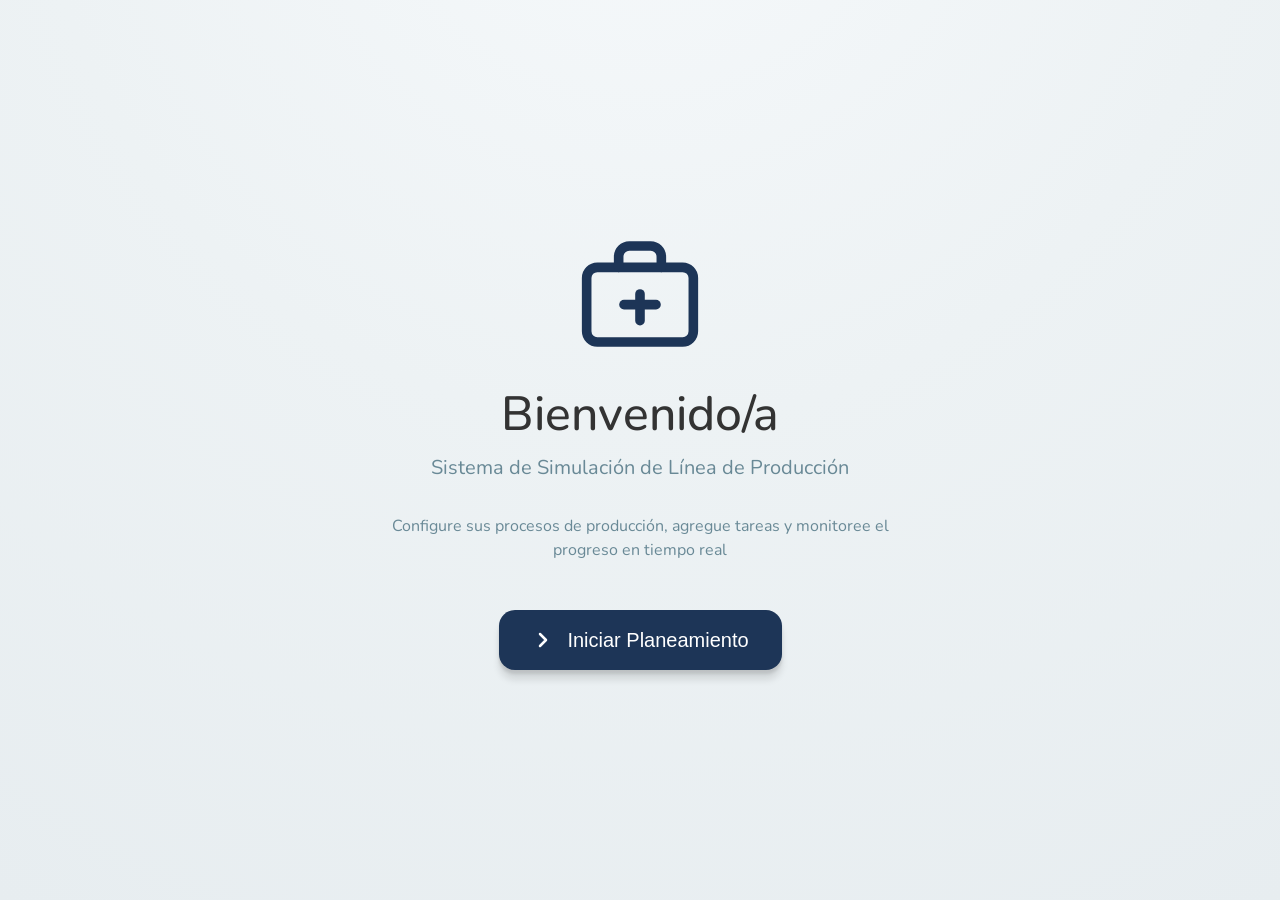
<file: index.html>
<!doctype html>
<html lang="es">
  <head>
    <meta charset="UTF-8" />
    <meta name="viewport" content="width=device-width, initial-scale=1.0" />
    <title>Simulación de Línea de Producción</title>
    <link rel="preconnect" href="https://fonts.googleapis.com" />
    <link rel="preconnect" href="https://fonts.gstatic.com" crossorigin />
    <link
      href="https://fonts.googleapis.com/css2?family=Nunito:wght@400;500&display=swap"
      rel="stylesheet"
    />
    <link rel="stylesheet" href="styles.css" />
  </head>
  <body>
    <main class="screen" data-node-id="9:125" data-name="Optimizar mockup de producción">
      <section class="body" data-node-id="9:126" data-name="Body">
        <div class="container" data-node-id="9:127" data-name="Container">
          <div class="hero" data-node-id="9:128" data-name="Container">
            <div class="logo-wrap" data-node-id="9:129" data-name="Container">
              <img
                class="logo"
                data-node-id="9:130"
                data-name="Image (Production)"
                src="http://localhost:3845/assets/0ab2f8c9224542445fcd807b5b962a8c865c3518.png"
                alt="Producción"
              />
            </div>

            <h1 class="title" data-node-id="9:131" data-name="Heading 1">Bienvenido/a</h1>

            <p class="subtitle" data-node-id="9:133" data-name="Paragraph">
              Sistema de Simulación de Línea de Producción
            </p>

            <p class="description" data-node-id="9:135" data-name="Paragraph">
              Configure sus procesos de producción, agregue tareas y monitoree el progreso en tiempo real
            </p>
          </div>

          <div class="cta-wrap" data-node-id="9:137" data-name="Container">
            <button class="cta" type="button" data-node-id="9:138" data-name="Button">
              <img
                class="cta-icon"
                data-node-id="9:139"
                data-name="Icon"
                src="http://localhost:3845/assets/9e39b51266ace00dfa07ee66baa33904de38958e.svg"
                alt=""
                aria-hidden="true"
              />
              <span class="cta-text" data-node-id="9:142">Iniciar Planeamiento</span>
            </button>
          </div>
        </div>
      </section>
    </main>
    <script src="main.js"></script>
  </body>
</html>
</file>
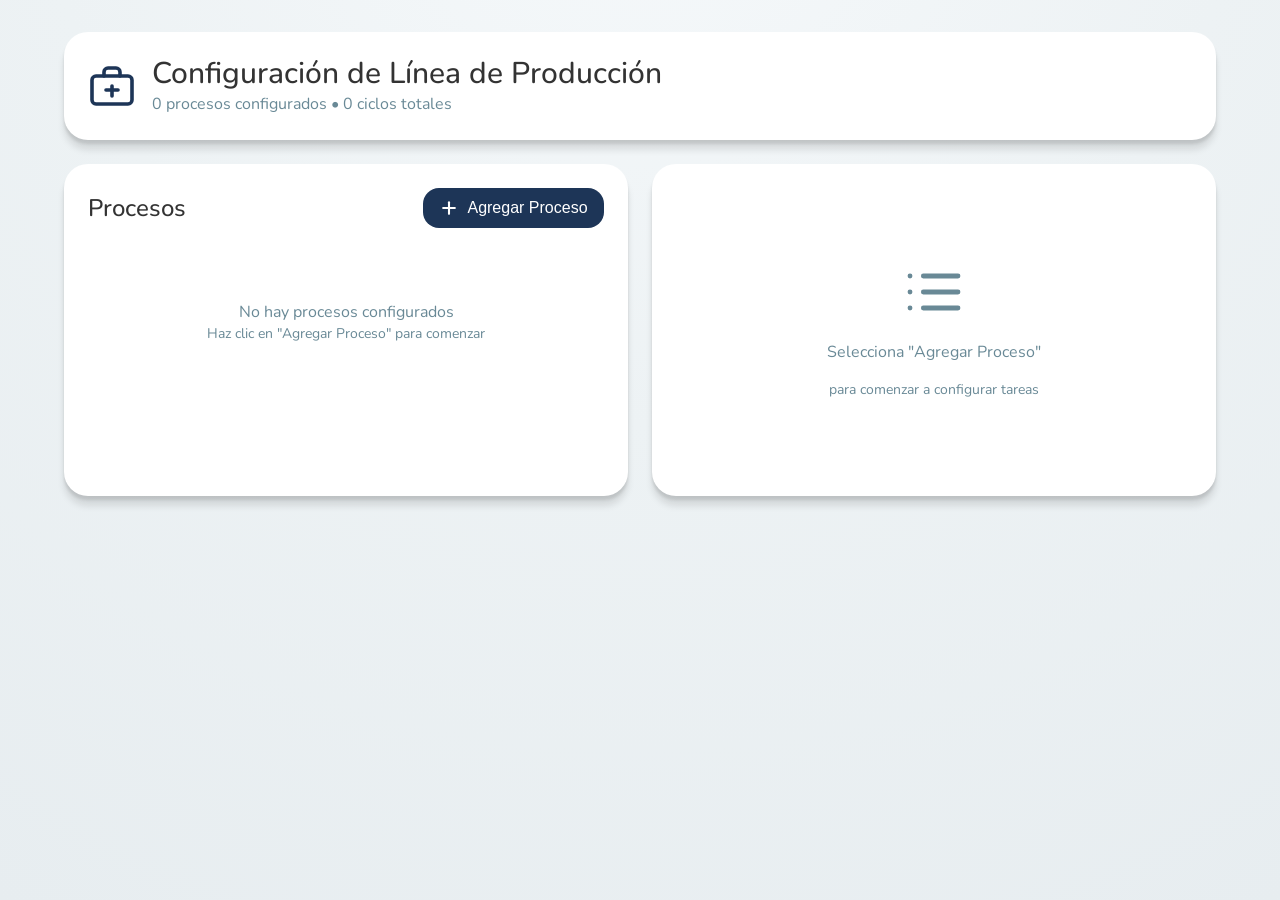
<file: planeamiento.html>
<!doctype html>
<html lang="es">
  <head>
    <meta charset="UTF-8" />
    <meta name="viewport" content="width=device-width, initial-scale=1.0" />
    <title>Configuración de Línea de Producción</title>
    <link rel="preconnect" href="https://fonts.googleapis.com" />
    <link rel="preconnect" href="https://fonts.gstatic.com" crossorigin />
    <link
      href="https://fonts.googleapis.com/css2?family=Nunito:wght@400;500&display=swap"
      rel="stylesheet"
    />
    <link rel="stylesheet" href="styles.css" />
  </head>
  <body>
    <main class="screen planning-screen" data-node-id="9:144" data-name="Optimizar mockup de producción">
      <section class="planning-body" data-node-id="9:145" data-name="Body">
        <div class="planning-container" data-node-id="9:146" data-name="Container">
          <header class="top-card" data-node-id="9:147" data-name="Container">
            <div class="top-card-row" data-node-id="9:148" data-name="Container">
              <img
                class="top-logo"
                data-node-id="9:149"
                data-name="Image (Production)"
                src="http://localhost:3845/assets/ed13cc7a5d838747801a5b4220d99361f22c3775.png"
                alt="Producción"
              />
              <div class="top-heading-wrap" data-node-id="9:150" data-name="Container">
                <h1 class="top-title" data-node-id="9:151" data-name="Heading 1">
                  Configuración de Línea de Producción
                </h1>
                <p class="top-meta" data-node-id="9:153" data-name="Paragraph">
                  0 procesos configurados • 0 ciclos totales
                </p>
              </div>
            </div>
          </header>

          <section class="cards-grid" data-node-id="9:155" data-name="Container">
            <article class="panel panel-left" data-node-id="9:156" data-name="Container">
              <div class="panel-header" data-node-id="9:157" data-name="Container">
                <h2 class="panel-title" data-node-id="9:158" data-name="Heading 2">Procesos</h2>
                <button class="add-process-btn" type="button" data-node-id="9:160" data-name="Button">
                  <img
                    class="add-process-icon"
                    data-node-id="9:161"
                    data-name="Icon"
                    src="http://localhost:3845/assets/14facc576a05ff58abb4b7a5e45bbb08d52475bb.svg"
                    alt=""
                    aria-hidden="true"
                  />
                  <span class="add-process-label" data-node-id="9:164">Agregar Proceso</span>
                </button>
              </div>

              <div class="empty-state-left" data-node-id="9:165" data-name="Container">
                <p class="empty-state-title" data-node-id="9:166" data-name="Paragraph">
                  No hay procesos configurados
                </p>
                <p class="empty-state-text" data-node-id="9:168" data-name="Paragraph">
                  Haz clic en "Agregar Proceso" para comenzar
                </p>
              </div>
            </article>

            <article class="panel panel-right" data-node-id="9:170" data-name="Container">
              <div class="empty-state-right" data-node-id="9:171" data-name="Container">
                <img
                  class="empty-state-icon"
                  data-node-id="9:173"
                  data-name="Icon"
                  src="http://localhost:3845/assets/a9bf4fb62bbe1f997e23120b3b2270a830a39f26.svg"
                  alt=""
                  aria-hidden="true"
                />
                <p class="empty-state-title right" data-node-id="9:176" data-name="Paragraph">
                  Selecciona "Agregar Proceso"
                </p>
                <p class="empty-state-text right" data-node-id="9:178" data-name="Paragraph">
                  para comenzar a configurar tareas
                </p>
              </div>
            </article>
          </section>
        </div>
      </section>
    </main>
    <script src="planeamiento.js"></script>
  </body>
</html>
</file>
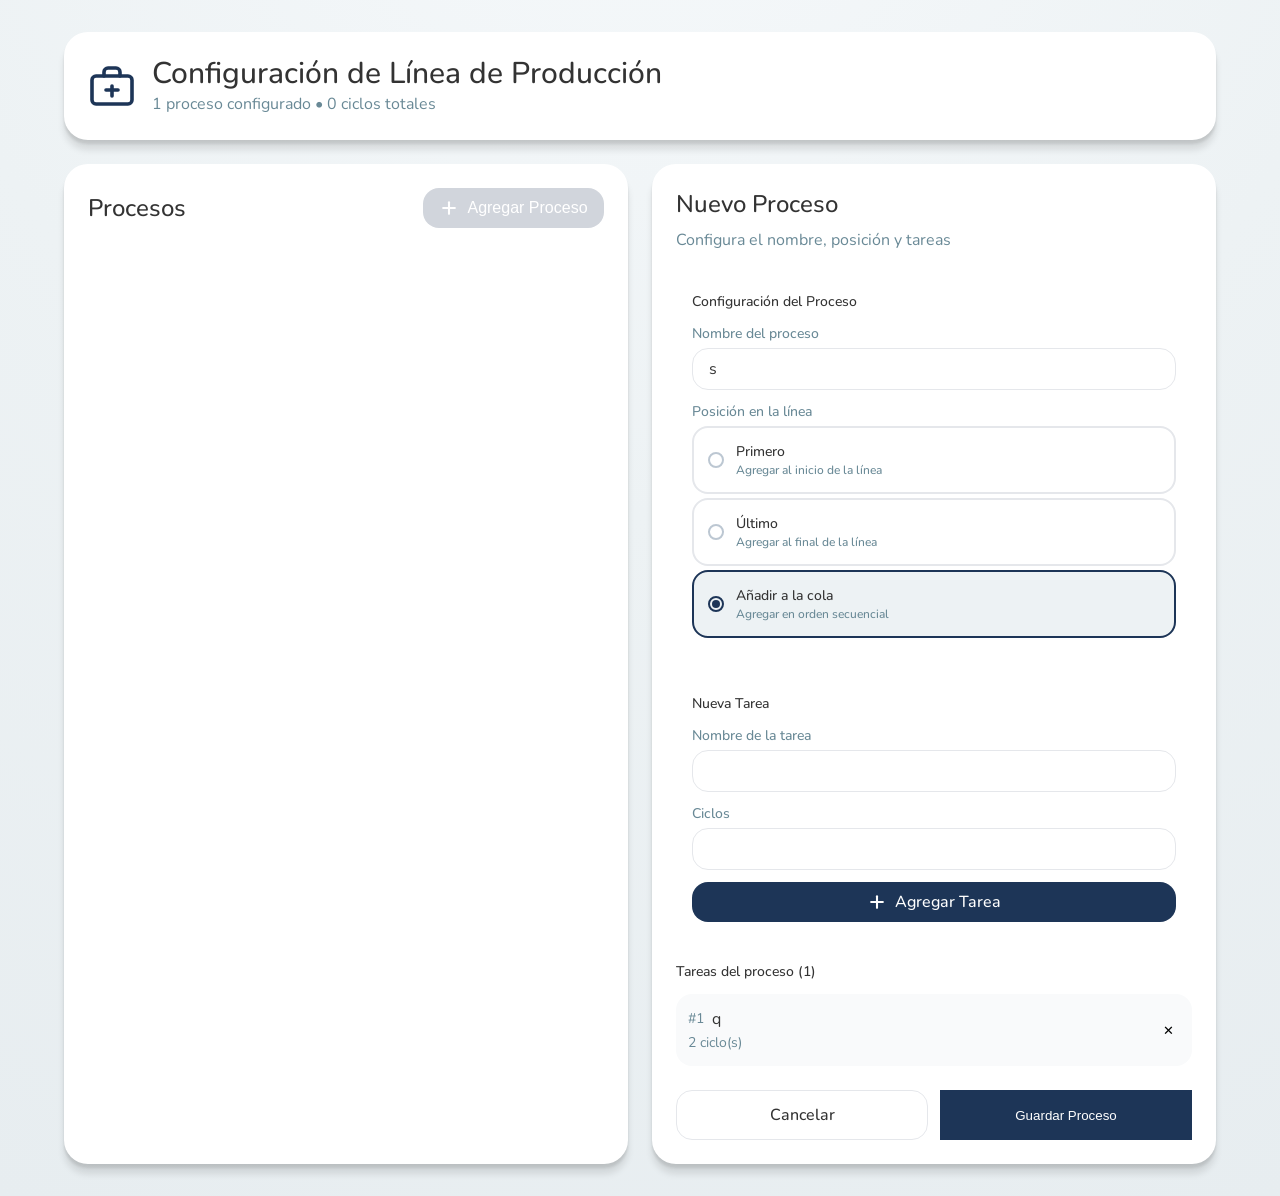
<file: proceso-con-tarea.html>
<!doctype html>
<html lang="es">
  <head>
    <meta charset="UTF-8" />
    <meta name="viewport" content="width=device-width, initial-scale=1.0" />
    <title>Nuevo Proceso - Con Tarea</title>
    <link rel="preconnect" href="https://fonts.googleapis.com" />
    <link rel="preconnect" href="https://fonts.gstatic.com" crossorigin />
    <link
      href="https://fonts.googleapis.com/css2?family=Nunito:wght@400;500&display=swap"
      rel="stylesheet"
    />
    <link rel="stylesheet" href="styles.css" />
  </head>
  <body>
    <main class="screen process-screen" data-node-id="9:634" data-name="Optimizar mockup de producción">
      <section class="planning-body" data-node-id="9:635" data-name="Body">
        <div class="planning-container process-container" data-node-id="9:636" data-name="Container">
          <header class="top-card" data-node-id="9:638" data-name="Container">
            <div class="top-card-row" data-node-id="9:639" data-name="Container">
              <img
                class="top-logo"
                data-node-id="9:640"
                data-name="Image (Production)"
                src="http://localhost:3845/assets/ed13cc7a5d838747801a5b4220d99361f22c3775.png"
                alt="Producción"
              />
              <div class="top-heading-wrap" data-node-id="9:641" data-name="Container">
                <h1 class="top-title" data-node-id="9:642" data-name="Heading 1">
                  Configuración de Línea de Producción
                </h1>
                <p class="top-meta" data-node-id="9:644" data-name="Paragraph">
                  1 proceso configurado • 0 ciclos totales
                </p>
              </div>
            </div>
          </header>

          <section class="cards-grid process-grid" data-node-id="9:646" data-name="Container">
            <article class="panel panel-left process-list process-list-short" data-node-id="9:647" data-name="Container">
              <div class="panel-header" data-node-id="9:648" data-name="Container">
                <h2 class="panel-title" data-node-id="9:649" data-name="Heading 2">Procesos</h2>
                <button class="add-process-btn add-process-btn-disabled" type="button" disabled data-node-id="9:651" data-name="Button">
                  <img
                    class="add-process-icon"
                    data-node-id="9:652"
                    data-name="Icon"
                    src="http://localhost:3845/assets/14facc576a05ff58abb4b7a5e45bbb08d52475bb.svg"
                    alt=""
                    aria-hidden="true"
                  />
                  <span class="add-process-label" data-node-id="9:655">Agregar Proceso</span>
                </button>
              </div>
            </article>

            <article class="panel process-form-panel process-form-panel-short" data-node-id="9:656" data-name="Container">
              <div class="process-form-head" data-node-id="9:657" data-name="Container">
                <h2 class="panel-title" data-node-id="9:658" data-name="Heading 2">Nuevo Proceso</h2>
                <p class="top-meta" data-node-id="9:660" data-name="Paragraph">
                  Configura el nombre, posición y tareas
                </p>
              </div>

              <section class="form-block" data-node-id="9:662" data-name="Container">
                <h3 class="block-title" data-node-id="9:663" data-name="Heading 3">Configuración del Proceso</h3>

                <div class="field" data-node-id="9:666" data-name="Container">
                  <label class="field-label" for="nombre-proceso-filled" data-node-id="9:667" data-name="Label">
                    Nombre del proceso
                  </label>
                  <input
                    id="nombre-proceso-filled"
                    class="text-input"
                    type="text"
                    value="s"
                    data-node-id="9:669"
                    data-name="Text Input"
                    readonly
                  />
                </div>

                <div class="field" data-node-id="9:671" data-name="Container">
                  <span class="field-label" data-node-id="9:672" data-name="Label">Posición en la línea</span>

                  <label class="radio-option" data-node-id="9:675" data-name="Label">
                    <input type="radio" name="posicion-filled" value="primero" />
                    <span class="radio-dot" data-node-id="9:676" data-name="Radio Button"></span>
                    <span class="radio-copy" data-node-id="9:677" data-name="Container">
                      <strong>Primero</strong>
                      <small>Agregar al inicio de la línea</small>
                    </span>
                  </label>

                  <label class="radio-option" data-node-id="9:682" data-name="Label">
                    <input type="radio" name="posicion-filled" value="ultimo" />
                    <span class="radio-dot" data-node-id="9:683" data-name="Radio Button"></span>
                    <span class="radio-copy" data-node-id="9:684" data-name="Container">
                      <strong>Último</strong>
                      <small>Agregar al final de la línea</small>
                    </span>
                  </label>

                  <label class="radio-option selected" data-node-id="9:689" data-name="Label">
                    <input type="radio" name="posicion-filled" value="cola" checked />
                    <span class="radio-dot" data-node-id="9:690" data-name="Radio Button"></span>
                    <span class="radio-copy" data-node-id="9:691" data-name="Container">
                      <strong>Añadir a la cola</strong>
                      <small>Agregar en orden secuencial</small>
                    </span>
                  </label>
                </div>
              </section>

              <section class="form-block" data-node-id="9:696" data-name="Container">
                <h3 class="block-title" data-node-id="9:697" data-name="Heading 3">Nueva Tarea</h3>

                <div class="field" data-node-id="9:700" data-name="Container">
                  <label class="field-label" for="nombre-tarea-filled" data-node-id="9:701" data-name="Label">
                    Nombre de la tarea
                  </label>
                  <input
                    id="nombre-tarea-filled"
                    class="text-input"
                    type="text"
                    value="q"
                    data-node-id="9:703"
                    data-name="Text Input"
                    readonly
                  />
                </div>

                <div class="field" data-node-id="9:705" data-name="Container">
                  <label class="field-label" for="ciclos-filled" data-node-id="9:706" data-name="Label">Ciclos</label>
                  <input
                    id="ciclos-filled"
                    class="text-input"
                    type="number"
                    value="2"
                    data-node-id="9:708"
                    data-name="Number Input"
                    readonly
                  />
                </div>

                <button class="add-task-btn disabled" type="button" disabled data-node-id="9:710" data-name="Button">
                  <img
                    class="add-process-icon"
                    data-node-id="9:711"
                    data-name="Icon"
                    src="http://localhost:3845/assets/14facc576a05ff58abb4b7a5e45bbb08d52475bb.svg"
                    alt=""
                    aria-hidden="true"
                  />
                  <span data-node-id="9:714">Agregar Tarea</span>
                </button>
              </section>

              <section class="task-list" data-node-id="9:715" data-name="Container">
                <h3 class="block-title" data-node-id="9:716" data-name="Heading 3">Tareas del proceso (1)</h3>
                <div class="task-item" data-node-id="9:718" data-name="Container">
                  <div class="task-main" data-node-id="9:719" data-name="Container">
                    <img
                      class="task-bullet"
                      data-node-id="9:720"
                      data-name="Icon"
                      src="http://localhost:3845/assets/aa3ed7234209489249de877fc0067121de0fc432.svg"
                      alt=""
                      aria-hidden="true"
                    />
                    <div class="task-copy" data-node-id="9:727" data-name="Container">
                      <div class="task-line-1" data-node-id="9:728" data-name="Container">
                        <span class="task-index" data-node-id="9:729" data-name="Text">#1</span>
                        <span class="task-name" data-node-id="9:731" data-name="Text">q</span>
                      </div>
                      <p class="task-time" data-node-id="9:733">2 minutos</p>
                    </div>
                  </div>
                  <div class="task-actions" data-node-id="9:734" data-name="Container">
                    <button class="icon-btn" type="button" title="Editar" data-node-id="9:735" data-name="Button">
                      <img src="http://localhost:3845/assets/f83e9a3013472836b3350dda3ab4c642044592c7.svg" alt="" aria-hidden="true" />
                    </button>
                    <button class="icon-btn" type="button" title="Eliminar" data-node-id="9:739" data-name="Button">
                      <img src="http://localhost:3845/assets/cec49ce05c29905ff079bf96d02131f0222cfdc3.svg" alt="" aria-hidden="true" />
                    </button>
                  </div>
                </div>
              </section>

              <div class="actions" data-node-id="9:746" data-name="Container">
                <button class="btn-ghost" type="button" data-node-id="9:747" data-name="Button">Cancelar</button>
                <button class="btn-solid" type="button" data-node-id="9:749" data-name="Button">Guardar Proceso</button>
              </div>
            </article>
          </section>
        </div>
      </section>
    </main>
    <script src="proceso-con-tarea.js"></script>
  </body>
</html>
</file>
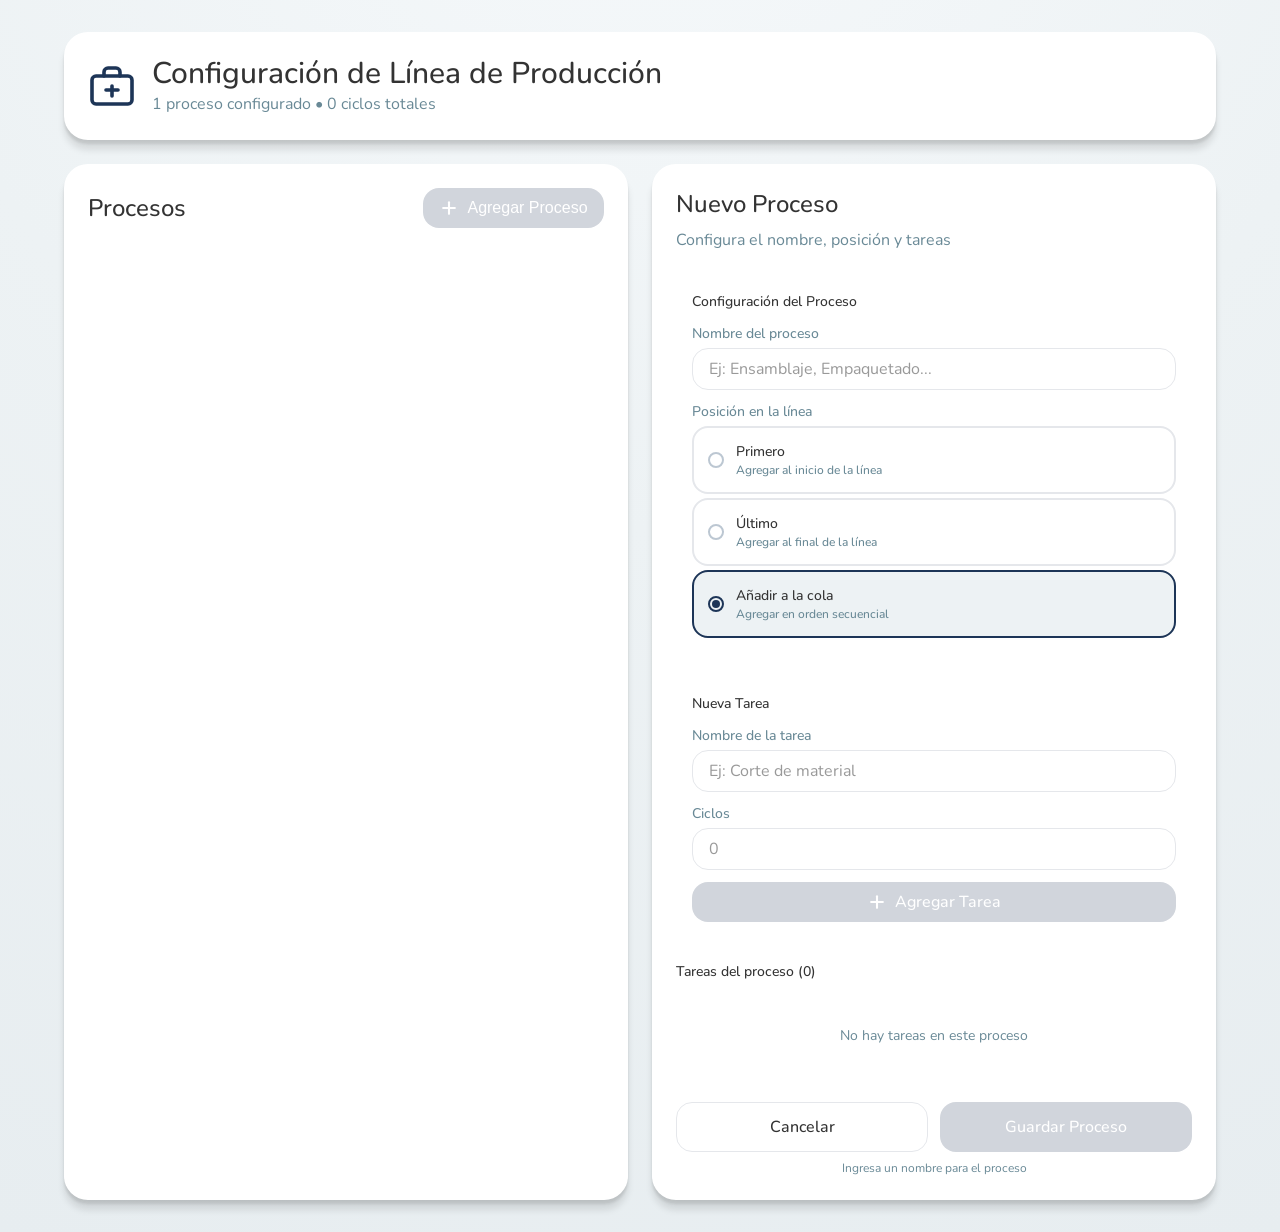
<file: proceso.html>
<!doctype html>
<html lang="es">
  <head>
    <meta charset="UTF-8" />
    <meta name="viewport" content="width=device-width, initial-scale=1.0" />
    <title>Nuevo Proceso</title>
    <link rel="preconnect" href="https://fonts.googleapis.com" />
    <link rel="preconnect" href="https://fonts.gstatic.com" crossorigin />
    <link
      href="https://fonts.googleapis.com/css2?family=Nunito:wght@400;500&display=swap"
      rel="stylesheet"
    />
    <link rel="stylesheet" href="styles.css" />
  </head>
  <body>
    <main class="screen process-screen" data-node-id="9:181" data-name="Optimizar mockup de producción">
      <section class="planning-body" data-node-id="9:182" data-name="Body">
        <div class="planning-container process-container" data-node-id="9:183" data-name="Container">
          <header class="top-card" data-node-id="9:185" data-name="Container">
            <div class="top-card-row" data-node-id="9:186" data-name="Container">
              <img
                class="top-logo"
                data-node-id="9:187"
                data-name="Image (Production)"
                src="http://localhost:3845/assets/ed13cc7a5d838747801a5b4220d99361f22c3775.png"
                alt="Producción"
              />
              <div class="top-heading-wrap" data-node-id="9:188" data-name="Container">
                <h1 class="top-title" data-node-id="9:189" data-name="Heading 1">
                  Configuración de Línea de Producción
                </h1>
                <p class="top-meta" data-node-id="9:191" data-name="Paragraph">
                  1 proceso configurado • 0 ciclos totales
                </p>
              </div>
            </div>
          </header>

          <section class="cards-grid process-grid" data-node-id="9:193" data-name="Container">
            <article class="panel panel-left process-list" data-node-id="9:194" data-name="Container">
              <div class="panel-header" data-node-id="9:195" data-name="Container">
                <h2 class="panel-title" data-node-id="9:196" data-name="Heading 2">Procesos</h2>
                <button
                  class="add-process-btn add-process-btn-disabled"
                  type="button"
                  disabled
                  data-node-id="9:198"
                  data-name="Button"
                >
                  <img
                    class="add-process-icon"
                    data-node-id="9:199"
                    data-name="Icon"
                    src="http://localhost:3845/assets/14facc576a05ff58abb4b7a5e45bbb08d52475bb.svg"
                    alt=""
                    aria-hidden="true"
                  />
                  <span class="add-process-label" data-node-id="9:202">Agregar Proceso</span>
                </button>
              </div>
            </article>

            <article class="panel process-form-panel" data-node-id="9:203" data-name="Container">
              <div class="process-form-head" data-node-id="9:204" data-name="Container">
                <h2 class="panel-title" data-node-id="9:205" data-name="Heading 2">Nuevo Proceso</h2>
                <p class="top-meta" data-node-id="9:207" data-name="Paragraph">
                  Configura el nombre, posición y tareas
                </p>
              </div>

              <section class="form-block" data-node-id="9:209" data-name="Container">
                <h3 class="block-title" data-node-id="9:210" data-name="Heading 3">Configuración del Proceso</h3>

                <div class="field" data-node-id="9:213" data-name="Container">
                  <label class="field-label" for="nombre-proceso" data-node-id="9:214" data-name="Label">
                    Nombre del proceso
                  </label>
                  <input
                    id="nombre-proceso"
                    class="text-input"
                    type="text"
                    placeholder="Ej: Ensamblaje, Empaquetado..."
                    data-node-id="9:216"
                    data-name="Text Input"
                  />
                </div>

                <div class="field" data-node-id="9:218" data-name="Container">
                  <span class="field-label" data-node-id="9:219" data-name="Label">Posición en la línea</span>

                  <label class="radio-option" data-node-id="9:222" data-name="Label">
                    <input type="radio" name="posicion" value="primero" />
                    <span class="radio-dot" data-node-id="9:223" data-name="Radio Button"></span>
                    <span class="radio-copy" data-node-id="9:224" data-name="Container">
                      <strong>Primero</strong>
                      <small>Agregar al inicio de la línea</small>
                    </span>
                  </label>

                  <label class="radio-option" data-node-id="9:229" data-name="Label">
                    <input type="radio" name="posicion" value="ultimo" />
                    <span class="radio-dot" data-node-id="9:230" data-name="Radio Button"></span>
                    <span class="radio-copy" data-node-id="9:231" data-name="Container">
                      <strong>Último</strong>
                      <small>Agregar al final de la línea</small>
                    </span>
                  </label>

                  <label class="radio-option selected" data-node-id="9:236" data-name="Label">
                    <input type="radio" name="posicion" value="cola" checked />
                    <span class="radio-dot" data-node-id="9:237" data-name="Radio Button"></span>
                    <span class="radio-copy" data-node-id="9:238" data-name="Container">
                      <strong>Añadir a la cola</strong>
                      <small>Agregar en orden secuencial</small>
                    </span>
                  </label>
                </div>
              </section>

              <section class="form-block" data-node-id="9:243" data-name="Container">
                <h3 class="block-title" data-node-id="9:244" data-name="Heading 3">Nueva Tarea</h3>

                <div class="field" data-node-id="9:247" data-name="Container">
                  <label class="field-label" for="nombre-tarea" data-node-id="9:248" data-name="Label">
                    Nombre de la tarea
                  </label>
                  <input
                    id="nombre-tarea"
                    class="text-input"
                    type="text"
                    placeholder="Ej: Corte de material"
                    data-node-id="9:250"
                    data-name="Text Input"
                  />
                </div>

                <div class="field" data-node-id="9:252" data-name="Container">
                  <label class="field-label" for="ciclos" data-node-id="9:253" data-name="Label">Ciclos</label>
                  <input
                    id="ciclos"
                    class="text-input"
                    type="number"
                    min="0"
                    placeholder="0"
                    data-node-id="9:255"
                    data-name="Number Input"
                  />
                </div>

                <button
                  class="add-task-btn disabled"
                  type="button"
                  disabled
                  data-node-id="9:257"
                  data-name="Button"
                >
                  <img
                    class="add-process-icon"
                    data-node-id="9:258"
                    data-name="Icon"
                    src="http://localhost:3845/assets/14facc576a05ff58abb4b7a5e45bbb08d52475bb.svg"
                    alt=""
                    aria-hidden="true"
                  />
                  <span data-node-id="9:261">Agregar Tarea</span>
                </button>
              </section>

              <section class="task-list" data-node-id="9:262" data-name="Container">
                <h3 class="block-title" data-node-id="9:263" data-name="Heading 3">Tareas del proceso (0)</h3>
                <p class="task-list-empty" data-node-id="9:265" data-name="Paragraph">No hay tareas en este proceso</p>
              </section>

              <div class="actions" data-node-id="9:267" data-name="Container">
                <button class="btn-ghost" type="button" data-node-id="9:268" data-name="Button">Cancelar</button>
                <button class="btn-solid-disabled" type="button" disabled data-node-id="9:270" data-name="Button">
                  Guardar Proceso
                </button>
              </div>

              <p class="hint" data-node-id="9:272" data-name="Paragraph">Ingresa un nombre para el proceso</p>
            </article>
          </section>
        </div>
      </section>
    </main>
    <script src="proceso.js"></script>
  </body>
</html>
</file>
<file: styles.css>
:root {
  --bg: #edf2f4;
  --title: #333333;
  --text: #698996;
  --button: #1d3557;
  --white: #ffffff;
  --shadow: 0 10px 7.5px rgba(0, 0, 0, 0.1), 0 4px 3px rgba(0, 0, 0, 0.1);
}

* {
  box-sizing: border-box;
}

html,
body {
  width: 100%;
  min-height: 100%;
  margin: 0;
}

body {
  background: radial-gradient(circle at 50% -20%, #f6f9fb 0%, var(--bg) 48%, #e7edf0 100%);
  color: var(--title);
  font-family: "Nunito", sans-serif;
}

.screen {
  width: 100%;
  min-height: 100vh;
  display: flex;
  flex-direction: column;
  align-items: stretch;
}

.body {
  width: 100%;
  min-height: 100vh;
  display: flex;
  align-items: center;
  justify-content: center;
  padding: 32px 24px;
}

.container {
  width: min(672px, 100%);
  min-height: 440px;
  display: flex;
  flex-direction: column;
  gap: 48px;
}

.hero {
  width: 100%;
  min-height: 332px;
  position: relative;
}

.logo-wrap {
  width: 100%;
  display: flex;
  justify-content: center;
  padding-top: 0;
}

.logo {
  width: 128px;
  height: 128px;
  object-fit: contain;
}

.title {
  margin: 32px 0 0;
  text-align: center;
  font-size: 48px;
  line-height: 48px;
  font-weight: 500;
  letter-spacing: 0;
  color: var(--title);
}

.subtitle {
  margin: 16px 0 0;
  text-align: center;
  color: var(--text);
  font-size: 20px;
  line-height: 28px;
  font-weight: 400;
}

.description {
  width: min(512px, calc(100% - 24px));
  margin: 32px auto 0;
  text-align: center;
  color: var(--text);
  font-size: 16px;
  line-height: 24px;
  font-weight: 400;
}

.cta-wrap {
  display: flex;
  justify-content: center;
}

.cta {
  border: 0;
  border-radius: 16px;
  background: var(--button);
  color: var(--white);
  min-height: 60px;
  width: 283px;
  display: inline-flex;
  align-items: center;
  justify-content: center;
  gap: 12px;
  padding: 16px 32px;
  box-shadow: var(--shadow);
  cursor: pointer;
  transform: translateY(0);
  transition: transform 180ms ease, box-shadow 180ms ease;
}

.cta:hover {
  transform: translateY(-2px);
  box-shadow: 0 14px 10px rgba(0, 0, 0, 0.12), 0 6px 5px rgba(0, 0, 0, 0.1);
}

.cta:active {
  transform: translateY(1px);
}

.cta-icon {
  width: 24px;
  height: 24px;
}

.cta-text {
  font-size: 20px;
  line-height: 28px;
  font-weight: 500;
  white-space: nowrap;
}

.planning-body {
  width: 100%;
  min-height: 100vh;
  padding: 32px 24px;
  display: flex;
  justify-content: center;
}

.planning-container {
  width: min(1152px, 100%);
  display: flex;
  flex-direction: column;
  gap: 24px;
}

.top-card,
.panel {
  background: var(--white);
  border-radius: 24px;
  box-shadow: var(--shadow);
}

.top-card {
  min-height: 108px;
  padding: 24px;
}

.top-card-row {
  display: flex;
  align-items: center;
  gap: 16px;
}

.top-logo {
  width: 48px;
  height: 48px;
  object-fit: cover;
}

.top-heading-wrap {
  min-height: 60px;
}

.top-title {
  margin: 0;
  color: var(--title);
  font-size: 30px;
  line-height: 36px;
  font-weight: 500;
}

.top-meta {
  margin: 0;
  color: var(--text);
  font-size: 16px;
  line-height: 24px;
}

.cards-grid {
  width: 100%;
  display: grid;
  grid-template-columns: repeat(2, minmax(280px, 1fr));
  gap: 24px;
}

.panel {
  min-height: 332px;
  padding: 24px;
}

.panel-left {
  display: flex;
  flex-direction: column;
  gap: 24px;
}

.panel-header {
  display: flex;
  align-items: center;
  justify-content: space-between;
  min-height: 40px;
  gap: 16px;
}

.panel-title {
  margin: 0;
  color: var(--title);
  font-size: 24px;
  line-height: 32px;
  font-weight: 500;
}

.add-process-btn {
  border: 0;
  border-radius: 16px;
  background: var(--button);
  color: var(--white);
  height: 40px;
  min-width: 181px;
  display: inline-flex;
  align-items: center;
  justify-content: center;
  gap: 8px;
  padding: 8px 16px;
  cursor: pointer;
  transition: transform 180ms ease, box-shadow 180ms ease;
}

.add-process-btn:hover {
  transform: translateY(-1px);
  box-shadow: 0 8px 8px rgba(0, 0, 0, 0.12);
}

.add-process-btn:active {
  transform: translateY(1px);
}

.add-process-icon {
  width: 20px;
  height: 20px;
}

.add-process-label {
  font-size: 16px;
  line-height: 24px;
  font-weight: 500;
}

.empty-state-left {
  min-height: 140px;
  padding-top: 48px;
  display: flex;
  flex-direction: column;
  align-items: center;
}

.empty-state-title {
  margin: 0;
  color: var(--text);
  text-align: center;
  font-size: 16px;
  line-height: 24px;
  font-weight: 400;
}

.empty-state-text {
  margin: 0;
  color: var(--text);
  text-align: center;
  font-size: 14px;
  line-height: 20px;
  font-weight: 400;
}

.panel-right {
  display: flex;
  align-items: center;
  justify-content: center;
}

.empty-state-right {
  width: 100%;
  min-height: 284px;
  display: flex;
  flex-direction: column;
  align-items: center;
  justify-content: center;
  gap: 16px;
}

.empty-state-icon {
  width: 64px;
  height: 64px;
}

.process-container {
  max-width: 1152px;
}

.process-grid {
  align-items: start;
}

.process-list,
.process-form-panel {
  min-height: 1036px;
}

.process-list {
  padding-top: 24px;
}

.add-process-btn-disabled {
  background: #d1d5dc;
  cursor: not-allowed;
  box-shadow: none;
}

.add-process-btn-disabled:hover,
.add-process-btn-disabled:active {
  transform: translateY(0);
  box-shadow: none;
}

.process-form-panel {
  display: flex;
  flex-direction: column;
  gap: 24px;
}

.process-form-head {
  display: flex;
  flex-direction: column;
  gap: 8px;
}

.form-block {
  border-radius: 24px;
  background: var(--white);
  padding: 16px;
  display: flex;
  flex-direction: column;
  gap: 12px;
}

.block-title {
  margin: 0;
  color: var(--title);
  font-size: 14px;
  line-height: 20px;
  font-weight: 500;
}

.field {
  display: flex;
  flex-direction: column;
  gap: 4px;
}

.field-label {
  color: var(--text);
  font-size: 14px;
  line-height: 20px;
  font-weight: 500;
}

.text-input {
  height: 42px;
  border-radius: 16px;
  border: 1px solid #e5e7eb;
  background: #fff;
  padding: 8px 16px;
  color: var(--title);
  font-size: 16px;
  font-family: "Nunito", sans-serif;
}

.text-input::placeholder {
  color: rgba(51, 51, 51, 0.5);
}

.radio-option {
  width: 100%;
  min-height: 64px;
  border: 2px solid #e5e7eb;
  border-radius: 16px;
  display: flex;
  align-items: center;
  gap: 12px;
  padding: 14px;
  cursor: pointer;
  transition: border-color 140ms ease, background-color 140ms ease;
}

.radio-option input {
  position: absolute;
  opacity: 0;
  pointer-events: none;
}

.radio-dot {
  width: 16px;
  height: 16px;
  border: 2px solid #bcc7d2;
  border-radius: 999px;
  position: relative;
  flex-shrink: 0;
}

.radio-copy {
  display: flex;
  flex-direction: column;
  gap: 0;
  min-width: 0;
}

.radio-copy strong {
  color: var(--title);
  font-size: 14px;
  line-height: 20px;
  font-weight: 500;
}

.radio-copy small {
  color: var(--text);
  font-size: 12px;
  line-height: 16px;
  font-weight: 500;
}

.radio-option.selected {
  border-color: var(--button);
  background: var(--bg);
}

.radio-option.selected .radio-dot {
  border-color: var(--button);
}

.radio-option.selected .radio-dot::after {
  content: "";
  width: 8px;
  height: 8px;
  background: var(--button);
  border-radius: 999px;
  position: absolute;
  inset: 2px;
}

.add-task-btn {
  width: 100%;
  height: 40px;
  border: 0;
  border-radius: 16px;
  display: inline-flex;
  align-items: center;
  justify-content: center;
  gap: 8px;
  font-family: "Nunito", sans-serif;
  font-size: 16px;
  font-weight: 500;
  line-height: 24px;
}

.add-task-btn.disabled {
  background: #d1d5dc;
  color: var(--white);
  cursor: not-allowed;
}

.add-task-btn.enabled {
  background: var(--button);
  color: var(--white);
  cursor: pointer;
  transition: transform 180ms ease, box-shadow 180ms ease;
}

.add-task-btn.enabled:hover {
  transform: translateY(-1px);
  box-shadow: 0 8px 8px rgba(0, 0, 0, 0.12);
}

.add-task-btn.enabled:active {
  transform: translateY(1px);
}

.task-list {
  display: flex;
  flex-direction: column;
  gap: 12px;
}

.task-list-empty {
  margin: 0;
  min-height: 84px;
  display: flex;
  align-items: center;
  justify-content: center;
  text-align: center;
  color: var(--text);
  font-size: 14px;
  line-height: 20px;
}

.task-item {
  min-height: 72px;
  border-radius: 16px;
  background: #f9fafb;
  padding: 12px;
  display: flex;
  align-items: center;
  justify-content: space-between;
  gap: 12px;
}

.task-main {
  display: flex;
  align-items: center;
  gap: 12px;
  min-width: 0;
}

.task-bullet {
  width: 16px;
  height: 16px;
  flex-shrink: 0;
}

.task-copy {
  min-width: 0;
}

.task-line-1 {
  display: flex;
  align-items: center;
  gap: 8px;
}

.task-index {
  color: var(--text);
  font-size: 14px;
  line-height: 20px;
}

.task-name {
  color: var(--title);
  font-size: 16px;
  line-height: 24px;
}

.task-time {
  margin: 2px 0 0;
  color: var(--text);
  font-size: 14px;
  line-height: 20px;
}

.task-actions {
  display: flex;
  align-items: center;
  gap: 4px;
}

.icon-btn {
  width: 24px;
  height: 24px;
  border: 0;
  background: transparent;
  border-radius: 6px;
  display: inline-flex;
  align-items: center;
  justify-content: center;
  padding: 0;
  cursor: pointer;
}

.icon-btn:hover {
  background: #ecf0f3;
}

.icon-btn img {
  width: 16px;
  height: 16px;
}

.actions {
  display: grid;
  grid-template-columns: 1fr 1fr;
  gap: 12px;
}

.btn-ghost,
.btn-solid-disabled {
  height: 50px;
  border-radius: 16px;
  border: 1px solid #e5e7eb;
  font-family: "Nunito", sans-serif;
  font-size: 16px;
  line-height: 24px;
  font-weight: 500;
}

.btn-ghost {
  background: #fff;
  color: var(--title);
}

.btn-solid-disabled {
  border: 0;
  background: #d1d5dc;
  color: var(--white);
}

.btn-solid {
  border: 0;
  background: var(--button);
  color: var(--white);
  cursor: pointer;
}

.btn-solid:hover {
  filter: brightness(1.03);
}

.hint {
  margin: -16px 0 0;
  color: var(--text);
  text-align: center;
  font-size: 12px;
  line-height: 16px;
}

.process-list-short,
.process-form-panel-short {
  min-height: 1000px;
}

.configured-body {
  width: 100%;
  min-height: 100vh;
  display: flex;
  justify-content: center;
  padding: 32px 24px;
}

.configured-container {
  width: min(1152px, 100%);
  display: flex;
  flex-direction: column;
  gap: 24px;
}

.configured-top {
  min-height: 120px;
}

.configured-top-row {
  display: flex;
  align-items: center;
  justify-content: space-between;
  gap: 16px;
}

.configured-title-group {
  display: flex;
  align-items: center;
  gap: 16px;
  min-width: 0;
}

.production-controls {
  width: 343px;
  display: flex;
  flex-direction: column;
  gap: 4px;
}

.controls-row {
  display: flex;
  align-items: center;
  gap: 12px;
}

.cantidad-input {
  width: 128px;
  height: 42px;
  border-radius: 16px;
  border: 1px solid #d17a22;
  background: #fff;
  text-align: center;
  color: rgba(51, 51, 51, 0.5);
  font-size: 16px;
  font-family: "Nunito", sans-serif;
}

.start-btn {
  height: 48px;
  min-width: 203px;
  border: 0;
  border-radius: 16px;
  background: var(--button);
  color: var(--white);
  display: inline-flex;
  align-items: center;
  justify-content: center;
  gap: 8px;
  box-shadow: 0 4px 3px rgba(0, 0, 0, 0.1), 0 2px 2px rgba(0, 0, 0, 0.1);
  font-family: "Nunito", sans-serif;
  font-size: 16px;
  line-height: 24px;
  font-weight: 500;
  cursor: pointer;
}

.configured-grid {
  align-items: start;
}

.configured-processes {
  min-height: 332px;
  display: flex;
  flex-direction: column;
  gap: 24px;
}

.process-card {
  border: 2px solid #e5e7eb;
  border-radius: 24px;
  overflow: hidden;
}

.process-card-head {
  min-height: 80px;
  padding: 16px;
  background: var(--button);
  display: flex;
  align-items: center;
  justify-content: space-between;
  gap: 12px;
}

.process-card-info {
  display: flex;
  align-items: center;
  gap: 12px;
  min-width: 0;
}

.process-index {
  width: 32px;
  height: 32px;
  border-radius: 999px;
  background: #fff;
  color: var(--title);
  display: inline-flex;
  align-items: center;
  justify-content: center;
  font-size: 16px;
  line-height: 24px;
  font-weight: 700;
}

.process-copy h3 {
  margin: 0;
  color: #fff;
  font-size: 18px;
  line-height: 28px;
  font-weight: 500;
}

.process-copy p {
  margin: 0;
  color: var(--bg);
  font-size: 14px;
  line-height: 20px;
}

.process-actions {
  display: flex;
  align-items: center;
  gap: 4px;
}

.icon-btn.light {
  width: 28px;
  height: 28px;
  border-radius: 8px;
}

.process-tasks {
  min-height: 84px;
  padding: 16px;
  background: #fff;
}

.process-task-row {
  min-height: 52px;
  border-radius: 16px;
  background: #f9fafb;
  padding: 12px;
  display: flex;
  align-items: center;
  justify-content: space-between;
  gap: 12px;
}

.process-task-left {
  display: flex;
  align-items: center;
  gap: 12px;
}

.task-order {
  color: var(--text);
  font-size: 12px;
  line-height: 16px;
  font-weight: 500;
}

.task-name-main {
  color: var(--title);
  font-size: 16px;
  line-height: 24px;
  font-weight: 400;
}

.task-duration {
  min-width: 60px;
  height: 28px;
  border-radius: 999px;
  background: var(--bg);
  color: var(--text);
  display: inline-flex;
  align-items: center;
  justify-content: center;
  padding: 0 12px;
  font-size: 14px;
  line-height: 20px;
  font-weight: 500;
}

.live-body {
  width: 100%;
  min-height: 100vh;
  display: flex;
  justify-content: center;
  padding: 32px 24px;
}

.live-container {
  width: min(1280px, 100%);
  display: flex;
  flex-direction: column;
  gap: 24px;
}

.live-header,
.stat-card,
.live-current,
.live-summary {
  background: #fff;
  box-shadow: 0 1px 1.5px rgba(0, 0, 0, 0.1), 0 1px 1px rgba(0, 0, 0, 0.1);
}

.live-header {
  border-radius: 24px;
  min-height: 128px;
  padding: 32px;
  display: flex;
  align-items: center;
  justify-content: space-between;
  gap: 16px;
}

.live-title-block {
  display: flex;
  align-items: center;
  gap: 16px;
}

.live-logo {
  width: 64px;
  height: 64px;
  object-fit: cover;
}

.live-title-copy h1 {
  margin: 0;
  color: var(--title);
  font-size: 30px;
  line-height: 36px;
  font-weight: 500;
}

.live-title-copy p {
  margin: 0;
  color: var(--text);
  font-size: 16px;
  line-height: 24px;
}

.paused-header-actions {
  display: flex;
  align-items: center;
  gap: 12px;
}

.download-btn {
  height: 52px;
  min-width: 221px;
  border: 0;
  border-radius: 16px;
  background: #d17a22;
  color: #fff;
  display: inline-flex;
  align-items: center;
  justify-content: center;
  gap: 8px;
  padding: 0 24px;
  font-size: 16px;
  line-height: 24px;
  font-weight: 500;
  font-family: "Nunito", sans-serif;
  cursor: pointer;
}

.download-btn img {
  width: 20px;
  height: 20px;
  display: block;
  flex-shrink: 0;
}

.paused-current {
  min-height: 622px;
}

.paused-banner {
  min-height: 118px;
  border: 1px solid rgba(105, 137, 150, 0.3);
  border-radius: 16px;
  background: rgba(105, 137, 150, 0.05);
  display: flex;
  flex-direction: column;
  align-items: center;
  justify-content: center;
  gap: 8px;
}

.paused-banner img {
  width: 40px;
  height: 40px;
}

.paused-banner p {
  margin: 0;
  color: var(--text);
  font-size: 14px;
  line-height: 20px;
}

.icon-control.pause.active {
  background: var(--button);
}

.paused-summary {
  min-height: 781px;
}

.summary-detail {
  padding-top: 8px;
}

.summary-detail .detail-title {
  margin: 0;
  color: var(--text);
  font-size: 12px;
  line-height: 16px;
}

.summary-detail .detail-value {
  margin: 4px 0 0;
  color: var(--title);
  font-size: 14px;
  line-height: 20px;
  font-weight: 500;
}

.summary-detail .detail-sub {
  margin: 0;
  color: var(--text);
  font-size: 12px;
  line-height: 16px;
}

.back-config-btn {
  height: 52px;
  border: 2px solid #e5e7eb;
  border-radius: 16px;
  background: #fff;
  color: var(--title);
  padding: 0 22px;
  font-size: 16px;
  line-height: 24px;
  font-weight: 500;
  font-family: "Nunito", sans-serif;
  cursor: pointer;
}

.live-stats {
  display: grid;
  grid-template-columns: repeat(4, minmax(180px, 1fr));
  gap: 16px;
}

.stat-card {
  min-height: 90px;
  border-radius: 16px;
  padding: 20px;
  display: flex;
  align-items: center;
  gap: 12px;
}

.stat-icon {
  width: 20px;
  height: 20px;
}

.stat-label {
  margin: 0;
  color: var(--text);
  font-size: 12px;
  line-height: 16px;
}

.stat-value {
  margin: 2px 0 0;
  color: var(--title);
  font-size: 24px;
  line-height: 32px;
}

.stat-value.accent,
.summary-row .accent {
  color: var(--button);
}

.live-main {
  display: grid;
  grid-template-columns: 2.05fr 1fr;
  gap: 24px;
}

.live-current {
  border-radius: 24px;
  min-height: 480px;
  padding: 32px;
  display: flex;
  flex-direction: column;
  gap: 24px;
}

.live-current-head {
  display: flex;
  align-items: center;
  justify-content: space-between;
  gap: 12px;
}

.live-current-head h2 {
  margin: 0;
  color: var(--title);
  font-size: 24px;
  line-height: 32px;
  font-weight: 500;
}

.live-actions {
  display: flex;
  align-items: center;
  gap: 8px;
}

.icon-control {
  height: 44px;
  border: 0;
  border-radius: 14px;
  padding: 0;
  display: inline-flex;
  align-items: center;
  justify-content: center;
  cursor: pointer;
}

.icon-control img {
  width: 20px;
  height: 20px;
}

.icon-control.pause,
.icon-control.stop {
  width: 44px;
}

.icon-control.warn {
  min-width: 88px;
}

.icon-control.pause {
  background: #698996;
}

.icon-control.stop {
  background: #e7000b;
}

.icon-control.warn {
  background: #d17a22;
}

.current-task-card {
  border: 1px solid rgba(29, 53, 87, 0.2);
  border-radius: 16px;
  background: rgba(29, 53, 87, 0.05);
  padding: 24px;
}

.current-task-top {
  display: grid;
  grid-template-columns: 48px 1fr auto;
  gap: 16px;
  align-items: center;
}

.current-task-logo {
  width: 48px;
  height: 48px;
  object-fit: cover;
}

.current-task-copy h3 {
  margin: 0;
  color: var(--title);
  font-size: 18px;
  line-height: 28px;
  font-weight: 500;
}

.current-task-copy p,
.current-task-step span,
.timeline-caption,
.task-estimate {
  margin: 0;
  color: var(--text);
  font-size: 12px;
  line-height: 16px;
}

.current-task-step {
  display: flex;
  flex-direction: column;
  align-items: flex-end;
}

.task-progress-block {
  margin-top: 12px;
  display: flex;
  flex-direction: column;
  gap: 8px;
}

.task-progress-head {
  display: flex;
  justify-content: space-between;
  color: var(--text);
  font-size: 12px;
  line-height: 16px;
}

.task-progress-head strong {
  color: var(--button);
}

.progress-track,
.mini-track {
  height: 8px;
  border-radius: 999px;
  overflow: hidden;
  background: #e5e7eb;
}

.progress-fill,
.mini-fill {
  height: 100%;
  background: var(--button);
  transition: width 260ms ease;
}

.progress-fill.sixty {
  width: 60%;
}

.progress-fill.ten {
  width: 10%;
}

.task-estimate {
  margin-top: 12px;
  text-align: center;
}

.live-timeline {
  display: flex;
  flex-direction: column;
  gap: 16px;
}

.timeline-card {
  border: 1px solid var(--button);
  border-radius: 16px;
  background: rgba(29, 53, 87, 0.05);
  padding: 16px;
}

.timeline-head {
  display: flex;
  align-items: center;
  gap: 12px;
}

.timeline-index {
  width: 28px;
  height: 28px;
  border-radius: 999px;
  background: var(--button);
  color: #fff;
  display: inline-flex;
  align-items: center;
  justify-content: center;
  font-size: 14px;
  line-height: 20px;
}

.timeline-name {
  color: var(--title);
  font-size: 16px;
  line-height: 24px;
  font-weight: 500;
}

.timeline-task {
  margin-top: 12px;
  min-height: 36px;
  border-radius: 10px;
  background: var(--button);
  color: #fff;
  display: flex;
  align-items: center;
  gap: 6px;
  padding: 0 12px;
  font-size: 14px;
  line-height: 20px;
}

.timeline-task .dot {
  opacity: 0.75;
}

.timeline-task .muted {
  opacity: 0.65;
}

.live-summary {
  border-radius: 24px;
  min-height: 480px;
  padding: 24px;
}

.live-summary h2 {
  margin: 0 0 24px;
  color: var(--title);
  font-size: 20px;
  line-height: 28px;
  font-weight: 500;
}

.summary-group h3 {
  margin: 0 0 12px;
  color: var(--text);
  font-size: 12px;
  line-height: 16px;
  letter-spacing: 0.3px;
}

.summary-group.divider {
  border-top: 1px solid #f3f4f6;
  padding-top: 25px;
  margin-top: 24px;
}

.summary-row {
  display: flex;
  justify-content: space-between;
  align-items: center;
  color: var(--text);
  font-size: 14px;
  line-height: 20px;
  margin-bottom: 10px;
}

.summary-row strong {
  color: var(--title);
  font-weight: 500;
}

.summary-row.compact {
  margin-bottom: 6px;
}

.muted-strong {
  color: var(--text) !important;
}

.mini-track {
  height: 6px;
  background: #f3f4f6;

  .paused-header-actions {
    width: 100%;
    flex-wrap: wrap;
  }

  .download-btn,
  .paused-header-actions .back-config-btn {
    width: 100%;
  }
}

.mini-fill.zero {
  width: 0%;
}

.logo,
.title,
.subtitle,
.description,
.cta {
  opacity: 0;
  transform: translateY(12px);
}

.reveal {
  animation: rise-in 420ms cubic-bezier(0.18, 0.9, 0.32, 1) var(--delay, 0ms) forwards;
}

@keyframes rise-in {
  from {
    opacity: 0;
    transform: translateY(12px);
  }

  to {
    opacity: 1;
    transform: translateY(0);
  }
}

@media (max-width: 740px) {
  .container {
    min-height: auto;
    gap: 36px;
  }

  .cards-grid {
    grid-template-columns: 1fr;
  }

  .top-title {
    font-size: 24px;
    line-height: 30px;
  }

  .panel-header {
    flex-wrap: wrap;
    justify-content: center;
  }

  .process-list,
  .process-form-panel {
    min-height: auto;
  }

  .actions {
    grid-template-columns: 1fr;
  }

  .configured-top-row {
    flex-direction: column;
    align-items: flex-start;
  }

  .production-controls {
    width: 100%;
  }

  .controls-row {
    width: 100%;
    flex-wrap: wrap;
  }

  .cantidad-input {
    width: 100%;
  }

  .start-btn {
    width: 100%;
  }

  .live-header {
    padding: 20px;
    flex-direction: column;
    align-items: flex-start;
  }

  .live-stats {
    grid-template-columns: 1fr 1fr;
  }

  .live-main {
    grid-template-columns: 1fr;
  }

  .current-task-top {
    grid-template-columns: 48px 1fr;
  }

  .current-task-step {
    grid-column: 1 / -1;
    align-items: flex-start;
  }

  .panel-title {
    width: 100%;
    text-align: center;
  }

  .title {
    font-size: 40px;
    line-height: 42px;
  }

  .subtitle {
    font-size: 18px;
    line-height: 24px;
  }

  .cta {
    width: min(100%, 340px);
  }
}

@media (max-width: 480px) {
  .body {
    padding: 24px 16px;
  }

  .planning-body {
    padding: 20px 12px;
  }

  .top-card,
  .panel {
    border-radius: 20px;
    padding: 18px;
  }

  .top-card-row {
    align-items: flex-start;
  }

  .top-title {
    font-size: 22px;
    line-height: 28px;
  }

  .top-meta {
    font-size: 14px;
    line-height: 20px;
  }

  .add-process-btn {
    width: 100%;
  }

  .form-block {
    border-radius: 18px;
  }

  .radio-option {
    padding: 10px;
  }

  .configured-body {
    padding: 20px 12px;
  }

  .process-task-row {
    flex-wrap: wrap;
    justify-content: flex-start;
  }

  .live-body {
    padding: 20px 12px;
  }

  .live-stats {
    grid-template-columns: 1fr;
  }

  .live-title-copy h1 {
    font-size: 24px;
    line-height: 30px;
  }

  .back-config-btn {
    width: 100%;
  }

  .title {
    font-size: 34px;
    line-height: 36px;
  }

  .subtitle {
    font-size: 16px;
    line-height: 22px;
  }

  .description {
    margin-top: 24px;
    width: 100%;
  }

  .cta {
    width: 100%;
    padding: 14px 18px;
  }

  .cta-text {
    font-size: 18px;
  }
}

/* ============================================================
   Detener modal — node 9:1770
   ============================================================ */

.modal-backdrop {
  position: fixed;
  inset: 0;
  background: rgba(0, 0, 0, 0.4);
  display: flex;
  align-items: center;
  justify-content: center;
  z-index: 1000;
}

.modal-backdrop[hidden] {
  display: none;
}

.modal-card {
  background: #fff;
  border-radius: 24px;
  box-shadow: 0 25px 25px rgba(0, 0, 0, 0.25);
  width: 448px;
  padding: 32px;
  display: flex;
  flex-direction: column;
  gap: 24px;
}

.modal-title {
  margin: 0;
  font-size: 24px;
  font-weight: 500;
  color: var(--title);
  line-height: 32px;
}

.modal-body {
  margin: 0;
  font-size: 16px;
  color: var(--text);
  line-height: 24px;
}

.modal-actions {
  display: flex;
  gap: 12px;
}

.modal-btn {
  flex: 1;
  height: 52px;
  border-radius: 16px;
  font-family: 'Nunito', sans-serif;
  font-size: 16px;
  font-weight: 500;
  cursor: pointer;
  border: none;
  transition: opacity 0.15s;
}

.modal-btn:hover {
  opacity: 0.85;
}

.modal-cancel {
  background: transparent;
  border: 2px solid #e5e7eb;
  color: var(--title);
}

.modal-confirm {
  background: #e7000b;
  color: #fff;
}

.modal-restart {
  background: #d17a22;
  color: #fff;
}

/* ============================================================
   Producción Completada — node 9:1307
   ============================================================ */

.completed-banner {
  min-height: 202px;
  border: 1px solid rgba(209, 122, 34, 0.3);
  border-radius: 16px;
  background: rgba(209, 122, 34, 0.05);
  display: flex;
  flex-direction: column;
  align-items: center;
  justify-content: center;
  gap: 8px;
  text-align: center;
  padding: 32px;
}

.completed-banner .completed-icon {
  width: 64px;
  height: 64px;
  margin-bottom: 8px;
}

.completed-banner h3 {
  margin: 0;
  font-size: 24px;
  font-weight: 500;
  color: var(--title);
  line-height: 32px;
}

.completed-banner p {
  margin: 0;
  font-size: 16px;
  color: var(--text);
  line-height: 24px;
}

/* The completed task row is a full-width dark navy bar */
.completed-task-row {
  background: var(--button);
  border-radius: 10px;
  padding: 8px 12px;
  margin-top: 4px;
  color: #fff;
  font-size: 14px;
  gap: 6px;
}

.completed-task-row .dot {
  opacity: 0.7;
}

.completed-task-row .muted {
  opacity: 0.6;
}

/* Orange warn button in completed state */
.icon-control.warn.completed-warn {
  background: var(--orange, #d17a22);
}

/* Summary sidebar — completed version (same min-height as paused) */
.completed-summary {
  min-height: 781px;
}

/* Override the live-current min-height for the completed view so banner fits */
.completed-banner ~ .live-timeline {
  margin-top: 0;
}
</file>
